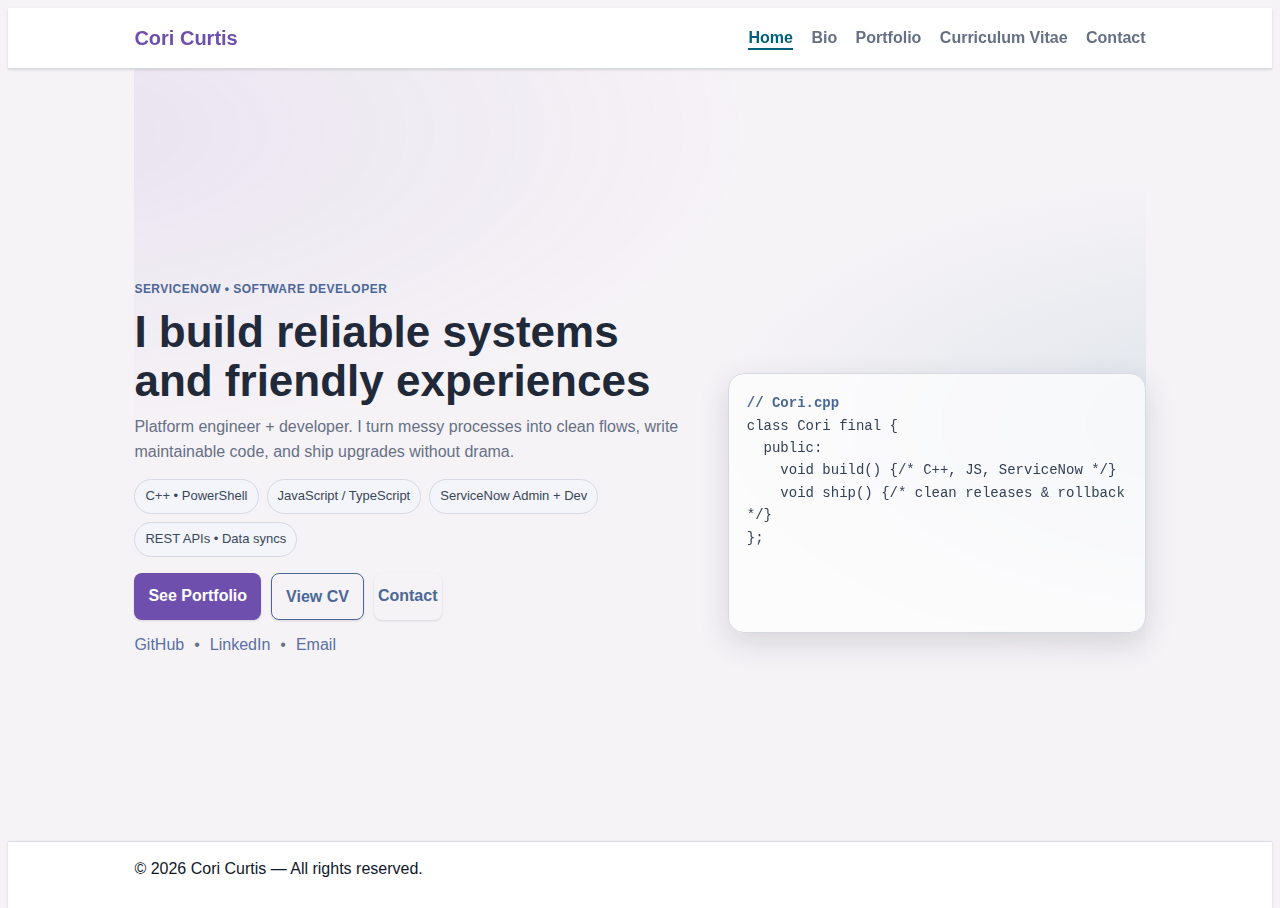
<file: index.html>
<!DOCTYPE html>
<html lang="en">
<head>
  <meta charset="utf-8" />
  <meta name="viewport" content="width=device-width, initial-scale=1" />
  <title>Cori Curtis — Home</title>
  <link rel="stylesheet" href="css/style.css" />
</head>
<body>

  <header class="site-header">
    <div class="container">
      <h1 class="brand">Cori Curtis</h1>
      <nav class="site-nav">
        <a href="index.html" class="active">Home</a>
        <a href="bio.html">Bio</a>
        <a href="portfolio.html">Portfolio</a>
        <a href="cv.html">Curriculum Vitae</a>
        <a href="contact.html">Contact</a>
      </nav>
    </div>
  </header>

  <main class="container home-hero">

    <!-- Left: text -->
    <section class="hero-text">
      <span class="eyebrow">ServiceNow • Software Developer</span>
      <h1 class="hero-title">I build reliable systems and friendly experiences</h1>

      <p class="hero-sub">
        Platform engineer + developer. I turn messy processes into clean flows, write
        maintainable code, and ship upgrades without drama.
      </p>

      <div class="hero-pills">
        <span class="pill">C++ • PowerShell</span>
        <span class="pill">JavaScript / TypeScript</span>
        <span class="pill">ServiceNow Admin + Dev</span>
        <span class="pill">REST APIs • Data syncs</span>
      </div>

      <div class="cta-row">
        <a class="button button-primary" href="portfolio.html">See Portfolio</a>
        <a class="button button-ghost" href="cv.html">View CV</a>
        <a class="button button-link" href="contact.html">Contact</a>
      </div>

      <div class="socials">
        <a href="https://github.com/ccurtis18" aria-label="GitHub">GitHub</a>
        <span>•</span>
        <a href="https://www.linkedin.com/in/corvinna-curtis" aria-label="LinkedIn">LinkedIn</a>
        <span>•</span>
        <a href="mailto:c.wogerman1213@gmail.com" aria-label="Email">Email</a>
      </div>
    </section>

    <!-- Right: visual card (swap image later) -->
    <section class="hero-visual">
      <div class="glass-card">
        <!-- Replace this with an <img> later if you want a headshot -->
        <div class="mock-code">
          <div><b>// Cori.cpp</b></div>
          <div>class Cori final {</div>
          <div>&nbsp;&nbsp;public:</div>
          <div>&nbsp;&nbsp;&nbsp;&nbsp;void build() {/* C++, JS, ServiceNow */}</div>
          <div>&nbsp;&nbsp;&nbsp;&nbsp;void ship() {/* clean releases & rollback */}</div>
          <div>};</div>
        </div>
      </div>
    </section>

  </main>

  <footer class="site-footer">
    <div class="container">
      <p>© <span id="year"></span> Cori Curtis — All rights reserved.</p>
    </div>
  </footer>
  <script>document.getElementById('year').textContent = new Date().getFullYear()</script>
</body>
</html>
</file>
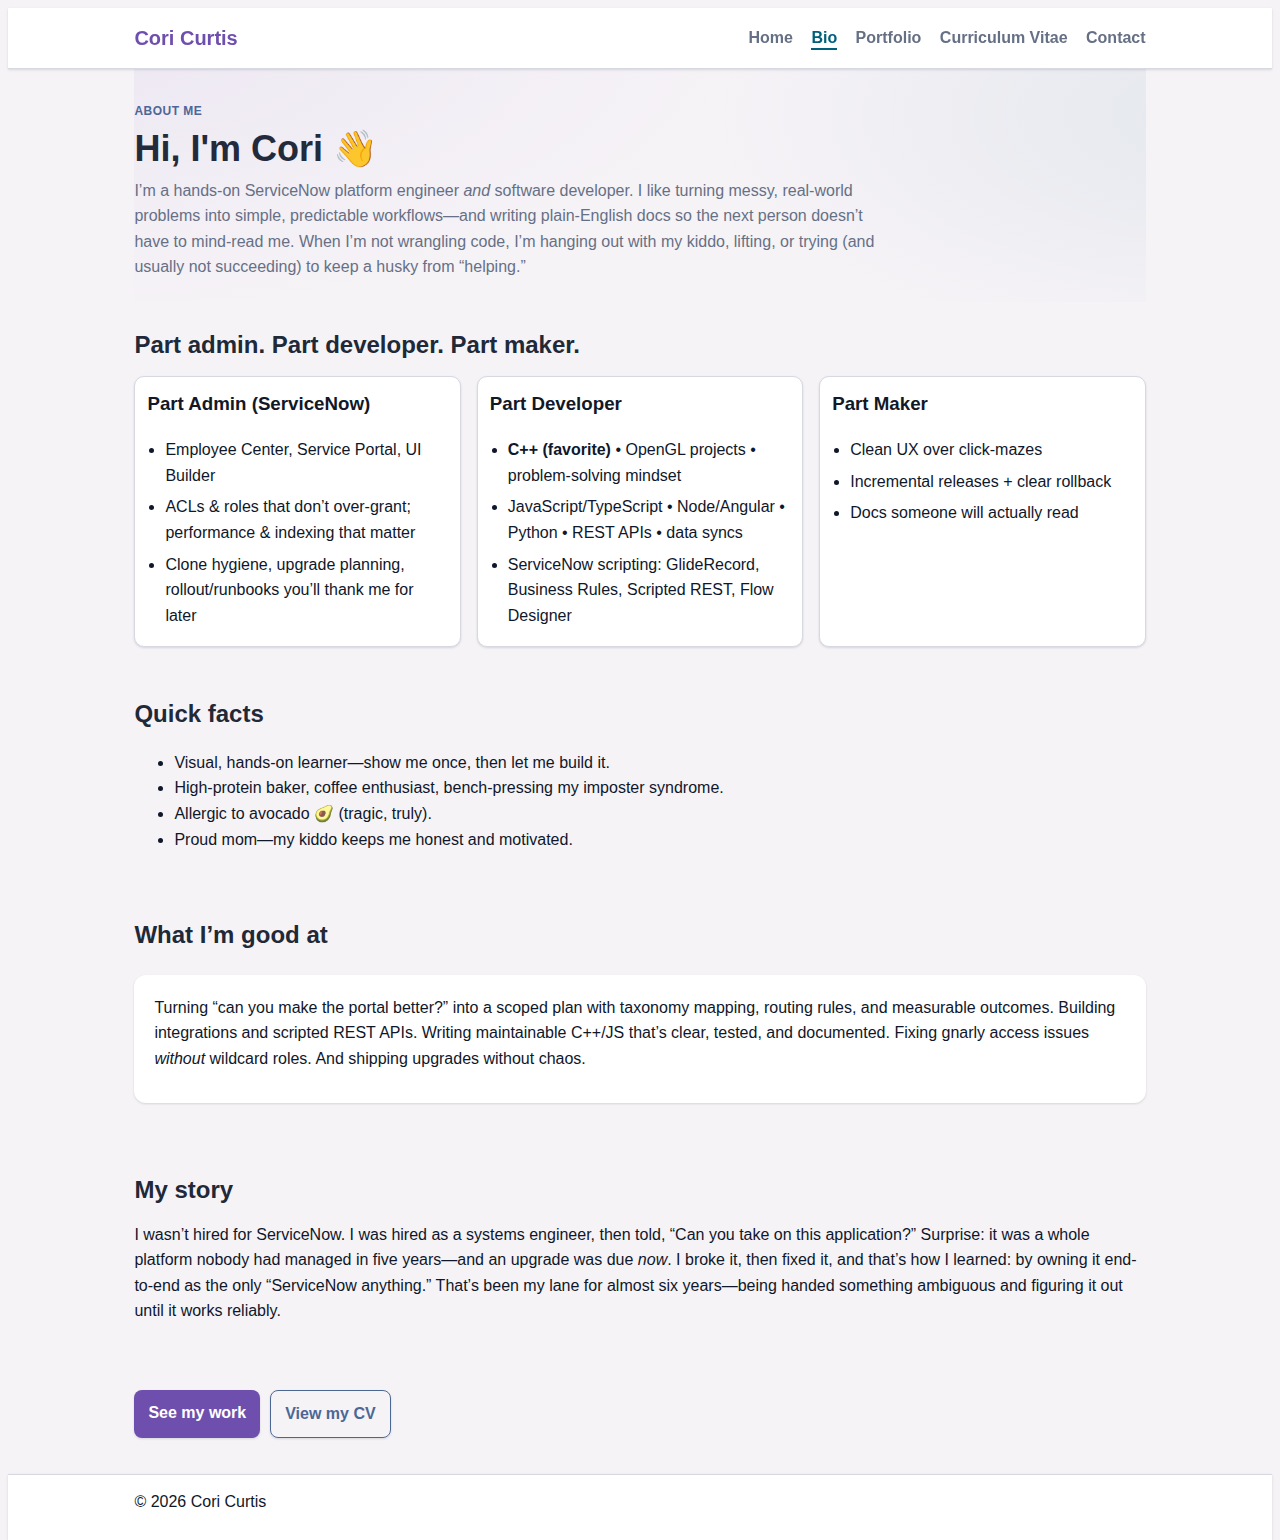
<file: bio.html>
<!DOCTYPE html>
<html lang="en">
<head>
  <meta charset="utf-8" />
  <meta name="viewport" content="width=device-width, initial-scale=1" />
  <title>Cori Curtis — Bio</title>
  <link rel="stylesheet" href="css/style.css" />
</head>
<body>

  <header class="site-header">
    <div class="container">
      <h1 class="brand">Cori Curtis</h1>
      <nav class="site-nav">
        <a href="index.html">Home</a>
        <a href="bio.html" class="active">Bio</a>
        <a href="portfolio.html">Portfolio</a>
        <a href="cv.html">Curriculum Vitae</a>
        <a href="contact.html">Contact</a>
      </nav>
    </div>
  </header>

  <main class="container">

    <!-- Page header (matches the home hero styling) -->
    <section class="page-hero">
      <span class="eyebrow">About me</span>
      <h1 class="page-title">Hi, I'm Cori 👋</h1>
      <p class="lead">
        I’m a hands-on ServiceNow platform engineer <em>and</em> software developer. I like turning messy,
        real-world problems into simple, predictable workflows—and writing plain-English docs so the
        next person doesn’t have to mind-read me. When I’m not wrangling code, I’m hanging out with my
        kiddo, lifting, or trying (and usually not succeeding) to keep a husky from “helping.”
      </p>
    </section>

    <!-- Part admin / dev / maker — equal-height cards -->
    <section class="section">
      <h2>Part admin. Part developer. Part maker.</h2>

      <div class="card-row">
        <div class="block">
          <h3>Part Admin (ServiceNow)</h3>
          <ul>
            <li>Employee Center, Service Portal, UI Builder</li>
            <li>ACLs & roles that don’t over-grant; performance & indexing that matter</li>
            <li>Clone hygiene, upgrade planning, rollout/runbooks you’ll thank me for later</li>
          </ul>
        </div>

        <div class="block">
          <h3>Part Developer</h3>
          <ul>
            <li><strong>C++ (favorite)</strong> • OpenGL projects • problem-solving mindset</li>
            <li>JavaScript/TypeScript • Node/Angular • Python • REST APIs • data syncs</li>
            <li>ServiceNow scripting: GlideRecord, Business Rules, Scripted REST, Flow Designer</li>
          </ul>
        </div>

        <div class="block">
          <h3>Part Maker</h3>
          <ul>
            <li>Clean UX over click-mazes</li>
            <li>Incremental releases + clear rollback</li>
            <li>Docs someone will actually read</li>
          </ul>
        </div>
      </div>
    </section>

    <!-- Quick facts -->
    <section class="section">
      <h2>Quick facts</h2>
      <ul>
        <li>Visual, hands-on learner—show me once, then let me build it.</li>
        <li>High-protein baker, coffee enthusiast, bench-pressing my imposter syndrome.</li>
        <li>Allergic to avocado 🥑 (tragic, truly).</li>
        <li>Proud mom—my kiddo keeps me honest and motivated.</li>
      </ul>
    </section>

    <!-- What I’m good at -->
    <section class="section">
      <h2>What I’m good at</h2>
      <div class="box-2">
        <p>
          Turning “can you make the portal better?” into a scoped plan with taxonomy mapping, routing rules,
          and measurable outcomes. Building integrations and scripted REST APIs. Writing maintainable C++/JS
          that’s clear, tested, and documented. Fixing gnarly access issues <em>without</em> wildcard roles.
          And shipping upgrades without chaos.
        </p>
      </div>
    </section>

    <!-- The not-normal story -->
    <section class="section">
      <h2>My story</h2>
      <p>
        I wasn’t hired for ServiceNow. I was hired as a systems engineer, then told, “Can you take on this application?”
        Surprise: it was a whole platform nobody had managed in five years—and an upgrade was due <em>now</em>.
        I broke it, then fixed it, and that’s how I learned: by owning it end-to-end as the only “ServiceNow anything.”
        That’s been my lane for almost six years—being handed something ambiguous and figuring it out until it works
        reliably.
      </p>
    </section>

    <!-- CTAs -->
    <section class="section">
      <div class="cta-row">
        <a class="button button-primary" href="portfolio.html">See my work</a>
        <a class="button button-ghost" href="cv.html">View my CV</a>
      </div>
    </section>

  </main>

  <footer class="site-footer">
    <div class="container">
      <p>© <span id="year"></span> Cori Curtis</p>
    </div>
  </footer>

  <script>document.getElementById('year').textContent = new Date().getFullYear()</script>
</body>
</html>
</file>
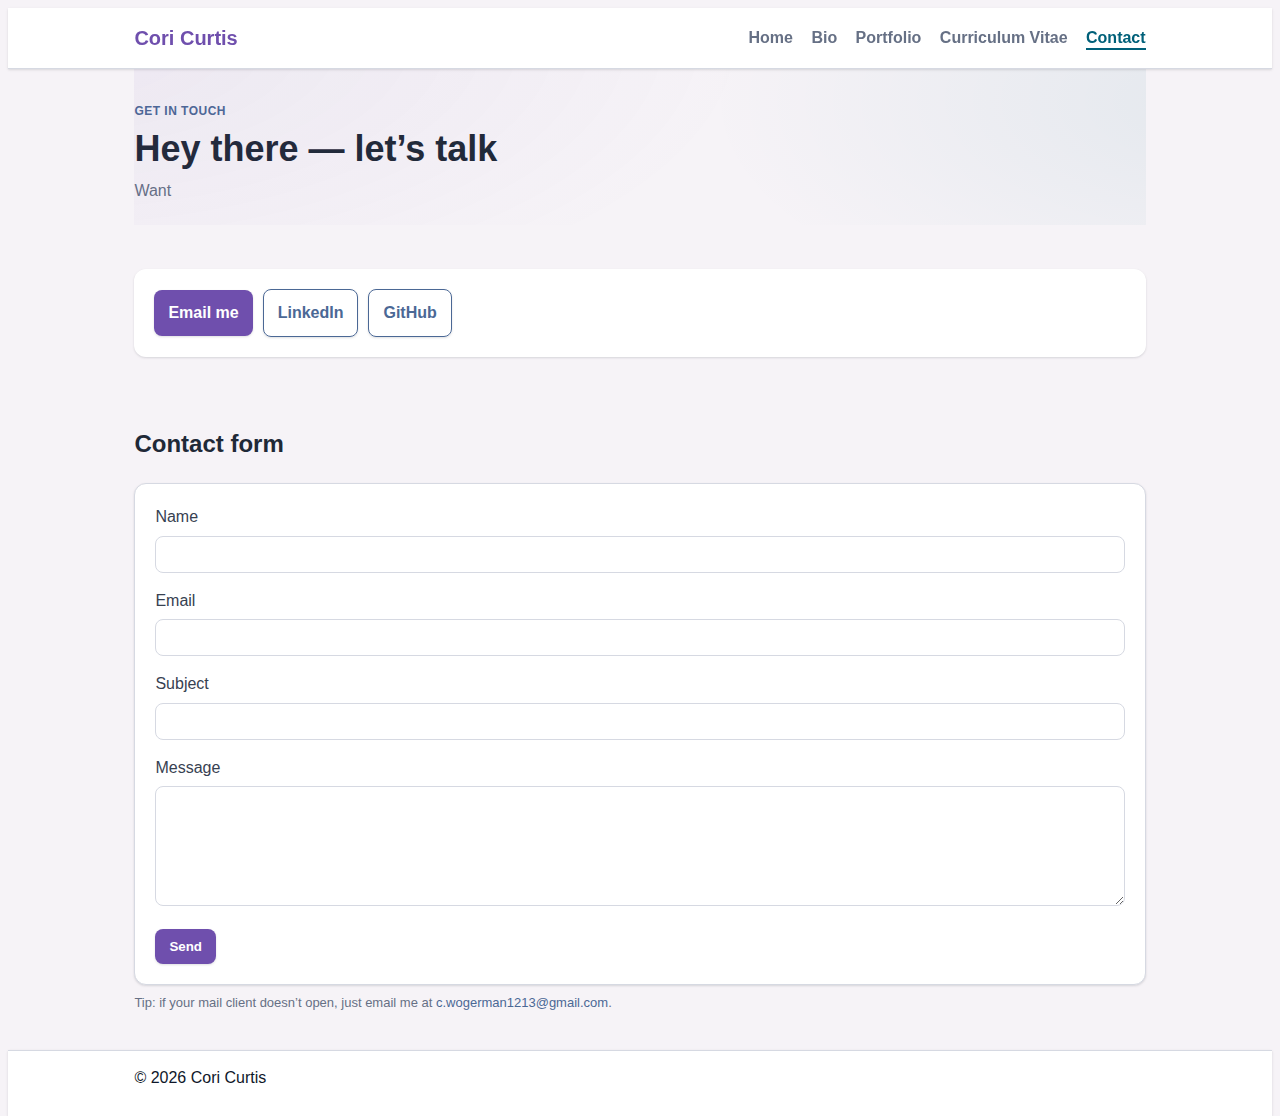
<file: contact.html>
<!DOCTYPE html>
<html lang="en">
<head>
  <meta charset="utf-8" />
  <meta name="viewport" content="width=device-width, initial-scale=1" />
  <title>Cori Curtis — Contact</title>
  <link rel="stylesheet" href="css/style.css" />
</head>
<body>

  <!-- Header -->
  <header class="site-header">
    <div class="container">
      <h1 class="brand">Cori Curtis</h1>
      <nav class="site-nav">
        <a href="index.html">Home</a>
        <a href="bio.html">Bio</a>
        <a href="portfolio.html">Portfolio</a>
        <a href="cv.html">Curriculum Vitae</a>
        <a href="contact.html" class="active">Contact</a>
      </nav>
    </div>
  </header>

  <!-- Main -->
  <main class="container">

    <!-- Typing intro (styled like your other page headers) -->
    <section class="page-hero">
      <span class="eyebrow">Get in touch</span>
      <h1 class="page-title">Hey there — let’s talk</h1>
      <p id="typing-text" class="lead"></p>

      <noscript>
        <p class="lead">
          I’m always happy to chat. Project questions, quick ideas, or just coffee, tacos, and huskies —
          use the form below or email me directly.
        </p>
      </noscript>
    </section>

    <!-- Contact options -->
    <section class="section">
      <div class="box-2" style="display:flex;flex-wrap:wrap;gap:10px;align-items:center">
        <a class="button button-primary" href="mailto:c.wogerman1213@gmail.com">Email me</a>
        <a class="button button-ghost" href="https://www.linkedin.com/in/corvinna-curtis" target="_blank" rel="noreferrer">LinkedIn</a>
        <a class="button button-ghost" href="https://github.com/ccurtis18" target="_blank" rel="noreferrer">GitHub</a>
      </div>
    </section>

    <!-- Contact form -->
    <section class="section">
      <h2>Contact form</h2>
      <!-- Mailto keeps it simple for now; replace action with your backend later -->
      <form class="my-form"
            action="mailto:c.wogerman1213@gmail.com"
            method="post"
            enctype="text/plain">
        <div class="form-group">
          <label for="name">Name</label>
          <input id="name" type="text" name="Name" autocomplete="name" required />
        </div>

        <div class="form-group">
          <label for="email">Email</label>
          <input id="email" type="text" name="Email" autocomplete="email" required />
        </div>

        <div class="form-group">
          <label for="subject">Subject</label>
          <input id="subject" type="text" name="Subject" />
        </div>

        <div class="form-group">
          <label for="message">Message</label>
          <textarea id="message" name="Message" required></textarea>
        </div>

        <input class="button" type="submit" value="Send" />
      </form>
      <p class="muted" style="color:#667085;margin-top:8px;font-size:13px">
        Tip: if your mail client doesn’t open, just email me at <a href="mailto:c.wogerman1213@gmail.com">c.wogerman1213@gmail.com</a>.
      </p>
    </section>

  </main>

  <!-- Footer -->
  <footer class="site-footer">
    <div class="container">
      <p>© <span id="year"></span> Cori Curtis</p>
    </div>
  </footer>

  <!-- Typing animation script -->
  <script>
  // Lines to loop forever
  const lines = [
    "Want help on a project? Send me a message.",
    "Prefer email? c.wogerman1213@gmail.com works great.",
    "Or if you want to chat about coffee ☕, tacos 🌮, or huskies 🐾 — I’m all ears."
  ];

  const el = document.getElementById('typing-text');

  if (el) {
    let i = 0;           // which line
    let j = 0;           // which char
    let typing = true;   // typing or deleting

    const TYPE_SPEED = 100;     // ms per char while typing
    const ERASE_SPEED = 16;    // ms per char while deleting
    const HOLD_FULL = 1100;    // pause when a line is complete
    const HOLD_EMPTY = 420;    // pause when cleared before next line

    function tick() {
      const line = lines[i];

      if (typing) {
        el.textContent = line.slice(0, j + 1);
        j++;
        if (j < line.length) {
          setTimeout(tick, TYPE_SPEED);
        } else {
          typing = false;
          setTimeout(tick, HOLD_FULL);
        }
      } else {
        el.textContent = line.slice(0, j - 1);
        j--;
        if (j > 0) {
          setTimeout(tick, ERASE_SPEED);
        } else {
          typing = true;
          i = (i + 1) % lines.length; // loop to the next line forever
          setTimeout(tick, HOLD_EMPTY);
        }
      }
    }

    setTimeout(tick, 350); // small initial delay
  }

  // footer year
  document.getElementById('year').textContent = new Date().getFullYear();
</script>
</body>
</html>
</file>
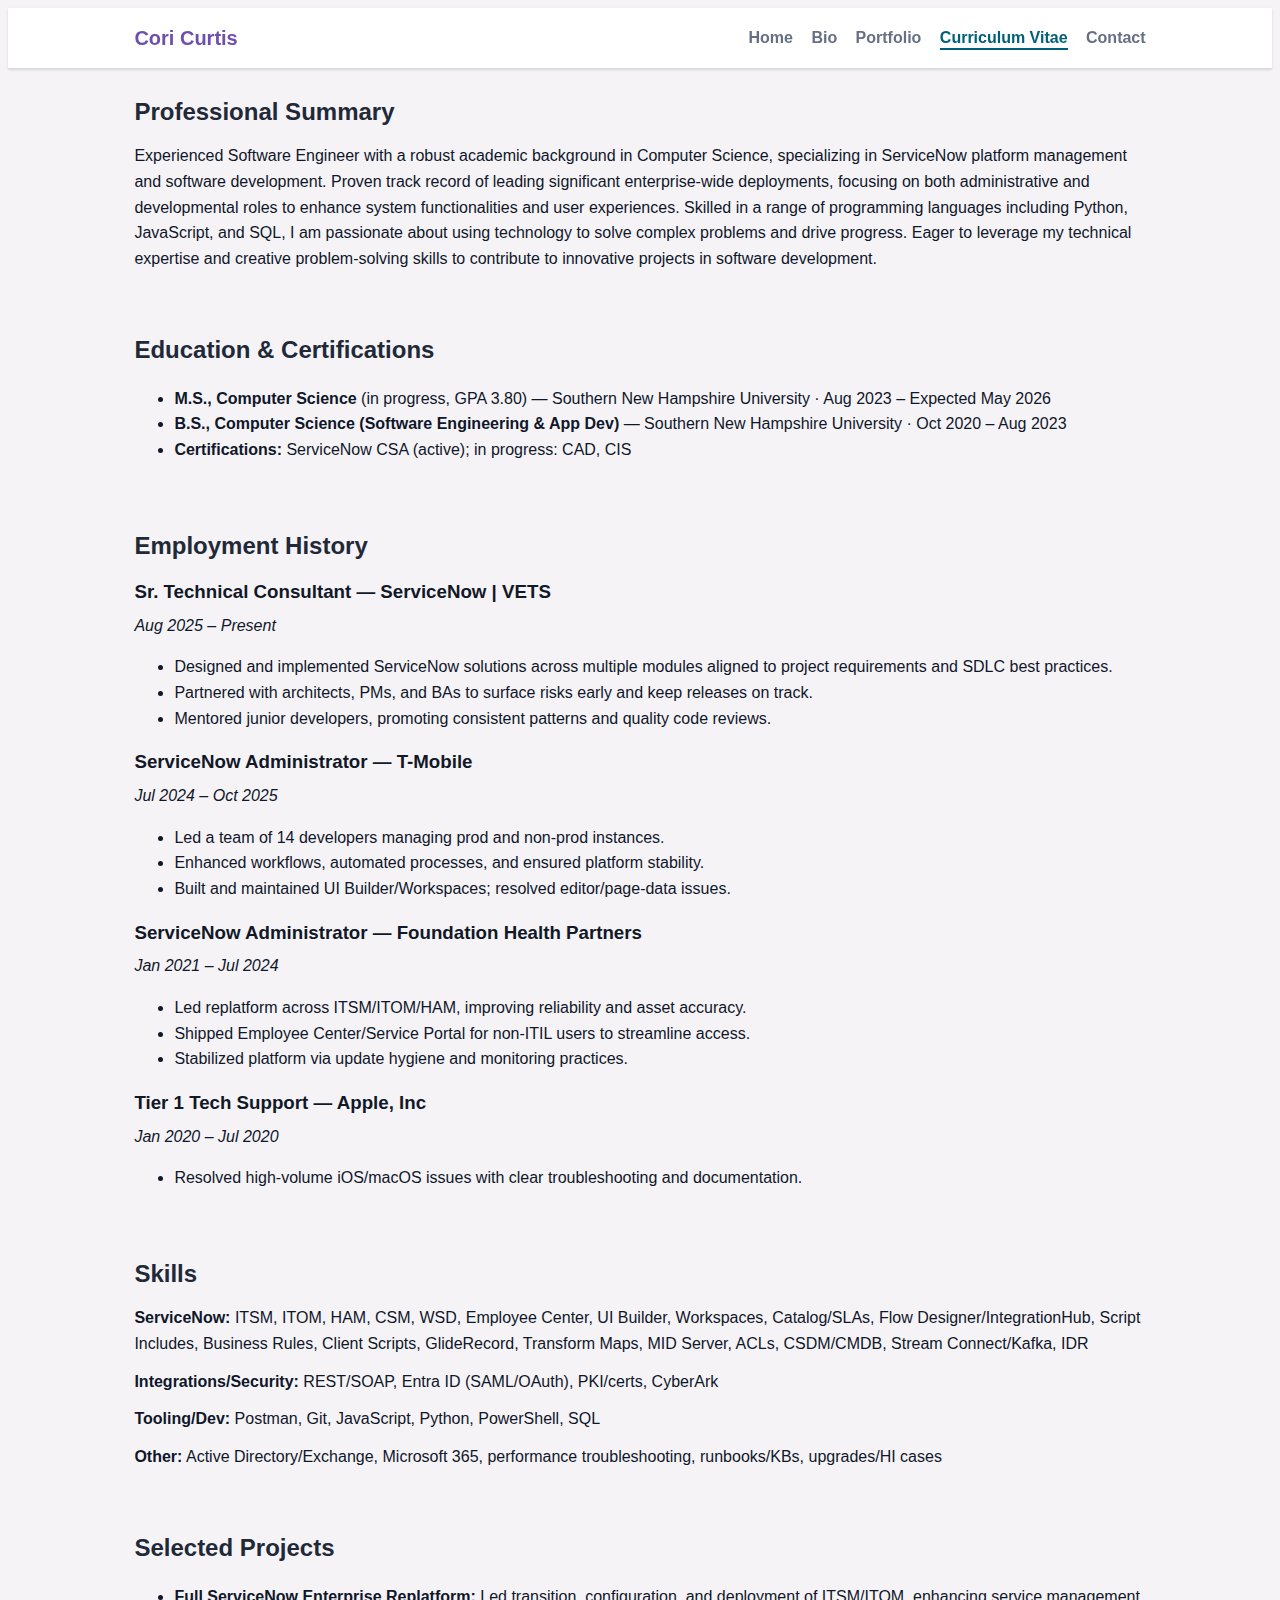
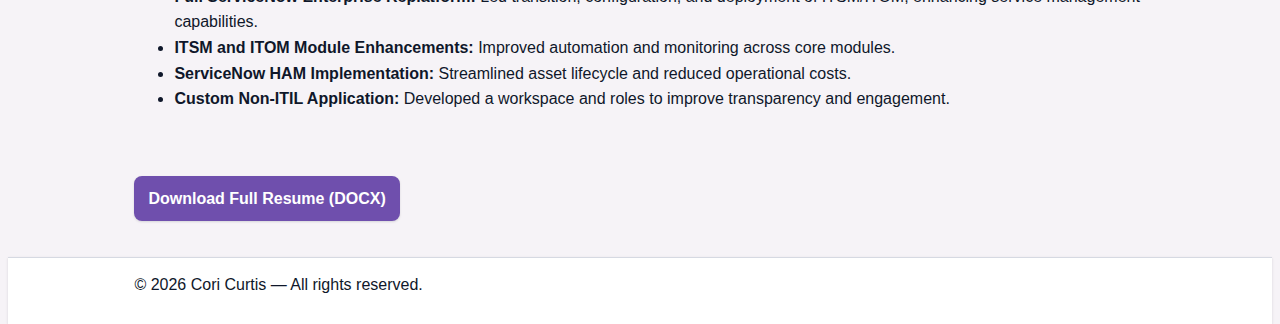
<file: cv.html>
<!DOCTYPE html>
<html lang="en">
<head>
  <meta charset="utf-8" />
  <meta name="viewport" content="width=device-width, initial-scale=1" />
  <title>Cori Curtis — Curriculum Vitae</title>
  <link rel="stylesheet" href="css/style.css" />
</head>
<body>

  <header class="site-header">
    <div class="container">
      <h1 class="brand">Cori Curtis</h1>
      <nav class="site-nav">
        <a href="index.html">Home</a>
        <a href="bio.html">Bio</a>
        <a href="portfolio.html">Portfolio</a>
        <a href="cv.html" class="active">Curriculum Vitae</a>
        <a href="contact.html">Contact</a>
      </nav>
    </div>
  </header>

  <main class="container">

    <!-- LinkedIn-style Bio / Professional Summary -->
    <section class="section">
      <h2>Professional Summary</h2>
      <p>
        Experienced Software Engineer with a robust academic background in Computer Science,
        specializing in ServiceNow platform management and software development. Proven track
        record of leading significant enterprise-wide deployments, focusing on both administrative
        and developmental roles to enhance system functionalities and user experiences. Skilled in
        a range of programming languages including Python, JavaScript, and SQL, I am passionate
        about using technology to solve complex problems and drive progress. Eager to leverage my
        technical expertise and creative problem-solving skills to contribute to innovative
        projects in software development.
      </p>
    </section>

    <!-- Education & Certifications -->
    <section class="section">
      <h2>Education & Certifications</h2>
      <ul>
        <li><strong>M.S., Computer Science</strong> (in progress, GPA 3.80) —
            Southern New Hampshire University · Aug 2023 – Expected May 2026</li>
        <li><strong>B.S., Computer Science (Software Engineering & App Dev)</strong> —
            Southern New Hampshire University · Oct 2020 – Aug 2023</li>
        <li><strong>Certifications:</strong> ServiceNow CSA (active); in progress: CAD, CIS</li>
      </ul>
    </section>

    <!-- Employment History -->
    <section class="section">
      <h2>Employment History</h2>

      <h3>Sr. Technical Consultant — ServiceNow | VETS</h3>
      <p><em>Aug 2025 – Present</em></p>
      <ul>
        <li>Designed and implemented ServiceNow solutions across multiple modules aligned to project requirements and SDLC best practices.</li>
        <li>Partnered with architects, PMs, and BAs to surface risks early and keep releases on track.</li>
        <li>Mentored junior developers, promoting consistent patterns and quality code reviews.</li>
      </ul>

      <h3>ServiceNow Administrator — T-Mobile</h3>
      <p><em>Jul 2024 – Oct 2025</em></p>
      <ul>
        <li>Led a team of 14 developers managing prod and non-prod instances.</li>
        <li>Enhanced workflows, automated processes, and ensured platform stability.</li>
        <li>Built and maintained UI Builder/Workspaces; resolved editor/page-data issues.</li>
      </ul>

      <h3>ServiceNow Administrator — Foundation Health Partners</h3>
      <p><em>Jan 2021 – Jul 2024</em></p>
      <ul>
        <li>Led replatform across ITSM/ITOM/HAM, improving reliability and asset accuracy.</li>
        <li>Shipped Employee Center/Service Portal for non-ITIL users to streamline access.</li>
        <li>Stabilized platform via update hygiene and monitoring practices.</li>
      </ul>

      <h3>Tier 1 Tech Support — Apple, Inc</h3>
      <p><em>Jan 2020 – Jul 2020</em></p>
      <ul>
        <li>Resolved high-volume iOS/macOS issues with clear troubleshooting and documentation.</li>
      </ul>
    </section>

    <!-- Skills -->
    <section class="section">
      <h2>Skills</h2>
      <p><strong>ServiceNow:</strong> ITSM, ITOM, HAM, CSM, WSD, Employee Center, UI Builder, Workspaces, Catalog/SLAs, Flow Designer/IntegrationHub, Script Includes, Business Rules, Client Scripts, GlideRecord, Transform Maps, MID Server, ACLs, CSDM/CMDB, Stream Connect/Kafka, IDR</p>
      <p><strong>Integrations/Security:</strong> REST/SOAP, Entra ID (SAML/OAuth), PKI/certs, CyberArk</p>
      <p><strong>Tooling/Dev:</strong> Postman, Git, JavaScript, Python, PowerShell, SQL</p>
      <p><strong>Other:</strong> Active Directory/Exchange, Microsoft 365, performance troubleshooting, runbooks/KBs, upgrades/HI cases</p>
    </section>

    <!-- Selected Projects -->
    <section class="section">
      <h2>Selected Projects</h2>
      <ul>
        <li><strong>Full ServiceNow Enterprise Replatform:</strong> Led transition, configuration, and deployment of ITSM/ITOM, enhancing service management capabilities.</li>
        <li><strong>ITSM and ITOM Module Enhancements:</strong> Improved automation and monitoring across core modules.</li>
        <li><strong>ServiceNow HAM Implementation:</strong> Streamlined asset lifecycle and reduced operational costs.</li>
        <li><strong>Custom Non-ITIL Application:</strong> Developed a workspace and roles to improve transparency and engagement.</li>
      </ul>
    </section>

    <!-- Resume Download -->
    <section class="section">
      <p><a class="button" href="Corvinna,Curtis Resume.docx" target="_blank">Download Full Resume (DOCX)</a></p>
    </section>

  </main>

  <footer class="site-footer">
    <div class="container">
      <p>© <span id="year"></span> Cori Curtis — All rights reserved.</p>
    </div>
  </footer>
  <script>document.getElementById('year').textContent = new Date().getFullYear()</script>
</body>
</html>
</file>
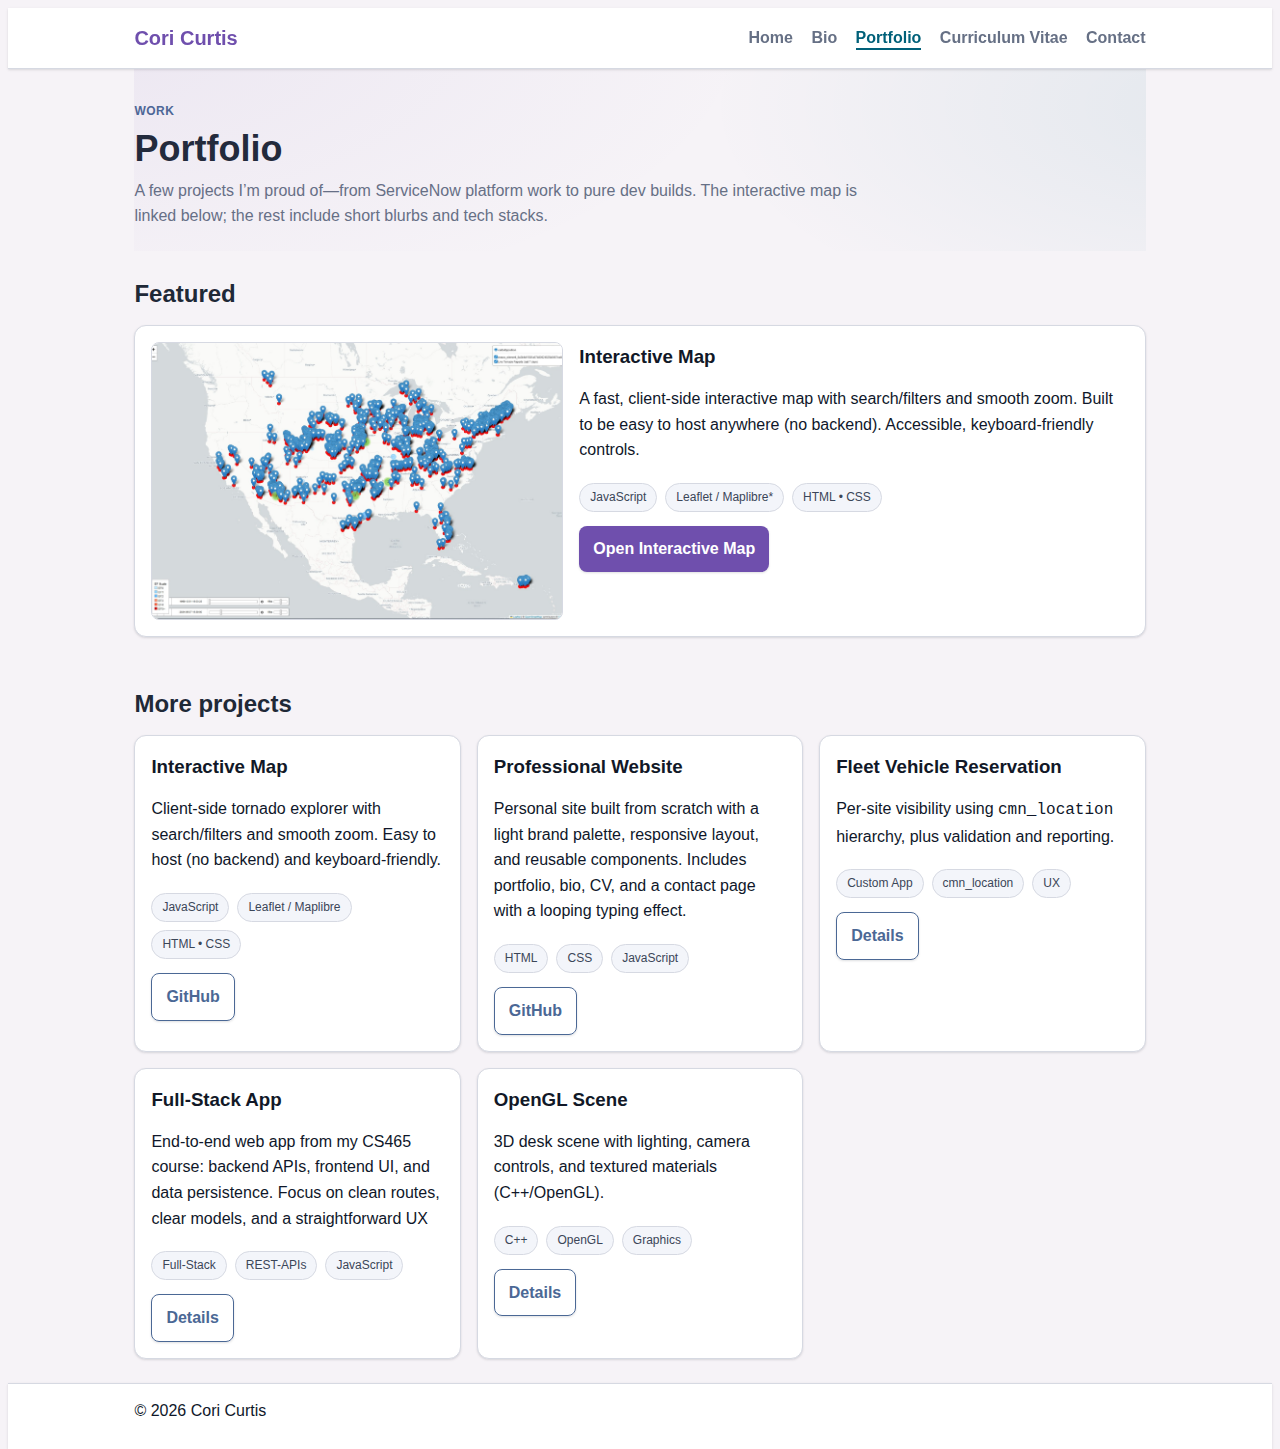
<file: portfolio.html>
<!DOCTYPE html>
<html lang="en">
<head>
  <meta charset="utf-8" />
  <meta name="viewport" content="width=device-width, initial-scale=1" />
  <title>Cori Curtis — Portfolio</title>
  <link rel="stylesheet" href="css/style.css" />
</head>
<body>

  <header class="site-header">
    <div class="container">
      <h1 class="brand">Cori Curtis</h1>
      <nav class="site-nav">
        <a href="index.html">Home</a>
        <a href="bio.html">Bio</a>
        <a href="portfolio.html" class="active">Portfolio</a>
        <a href="cv.html">Curriculum Vitae</a>
        <a href="contact.html">Contact</a>
      </nav>
    </div>
  </header>

  <main class="container">

    <!-- Page header (matches home/bio style) -->
    <section class="page-hero">
      <span class="eyebrow">Work</span>
      <h1 class="page-title">Portfolio</h1>
      <p class="lead">
        A few projects I’m proud of—from ServiceNow platform work to pure dev builds.
        The interactive map is linked below; the rest include short blurbs and tech stacks.
      </p>
    </section>

    <!-- Featured: Interactive Map -->
    <section class="section">
      <h2>Featured</h2>
      <article class="proj-card featured">
        <div class="proj-media">
          <!-- Replace with your real thumbnail -->
          <img src="images/interactive-map-thumb.jpg" alt="Screenshot of the interactive map project" />
        </div>
        <div class="proj-body">
          <h3>Interactive Map</h3>
          <p>
            A fast, client-side interactive map with search/filters and smooth zoom.
            Built to be easy to host anywhere (no backend). Accessible, keyboard-friendly controls.
          </p>
          <div class="proj-tags">
            <span class="pill">JavaScript</span>
            <span class="pill">Leaflet / Maplibre*</span>
            <span class="pill">HTML • CSS</span>
          </div>
          <div class="proj-actions">
            <!-- POINT THIS TO YOUR MAP -->
            <a class="button button-primary" href="interactive-map/tornado_map.html" target="_blank" rel="noreferrer">Open Interactive Map</a>
            <!-- Optional case-study page later -->
            <!-- <a class="button button-ghost" href="case-studies/interactive-map.html">Read case study</a> -->
          </div>
          <p class="muted" style="margin-top:6px;font-size:13px">
          </p>
        </div>
      </article>
    </section>

    <!-- More projects -->
    <section class="section">
      <h2>More projects</h2>

      <div class="proj-grid">
        <article class="proj-card">
          <div class="proj-body">
            <h3>Interactive Map</h3>
            <p>Client-side tornado explorer with search/filters and smooth zoom. Easy to host (no backend) and keyboard-friendly.</p>
            <div class="proj-tags">
              <span class="pill">JavaScript</span>
              <span class="pill">Leaflet / Maplibre</span>
              <span class="pill">HTML • CSS</span>
            </div>
            <div class="proj-actions">
            <a class="button button-ghost"
              href="https://github.com/ccurtis18/tornado-explorer"
              target="_blank" rel="noreferrer">GitHub</a>
            </div>
          </div>
        </article>

        <article class="proj-card">
          <div class="proj-body">
            <h3>Professional Website</h3>
            <p>Personal site built from scratch with a light brand palette, responsive layout, and reusable components. Includes portfolio, bio, CV, and a contact page with a looping typing effect.
            </p>
            <div class="proj-tags">
              <span class="pill">HTML</span>
              <span class="pill">CSS</span>
              <span class="pill">JavaScript</span>
            </div>
            <div class="proj-actions">
              <a class="button button-ghost" 
              href="https://github.com/ccurtis18/Professional-Website"
              target="_blank" rel="noreferrer">GitHub</a>
            </div>
          </div>
        </article>

        <article class="proj-card">
          <div class="proj-body">
            <h3>Fleet Vehicle Reservation</h3>
            <p>Per-site visibility using <code>cmn_location</code> hierarchy, plus validation and reporting.</p>
            <div class="proj-tags">
              <span class="pill">Custom App</span>
              <span class="pill">cmn_location</span>
              <span class="pill">UX</span>
            </div>
            <div class="proj-actions">
              <a class="button button-ghost" href="#" aria-disabled="true">Details</a>
            </div>
          </div>
        </article>

        <article class="proj-card">
          <div class="proj-body">
            <h3>Full-Stack App</h3>
            <p>
              End-to-end web app from my CS465 course: backend APIs, frontend UI, and data persistence.
              Focus on clean routes, clear models, and a straightforward UX
            </p>
            <div class="proj-tags">
              <span class="pill">Full-Stack</span>
              <span class="pill">REST-APIs</span>
              <span class="pill">JavaScript</span>
            </div>
            <div class="proj-actions">
              <a class="button button-ghost" 
              href="https://github.com/ccurtis18/CS465-fullstack"
              target="_blank" rel="noreferrer">
              Details
              </a>
            </div>
          </div>
        </article>

        <article class="proj-card">
          <div class="proj-body">
            <h3>OpenGL Scene</h3>
            <p>3D desk scene with lighting, camera controls, and textured materials (C++/OpenGL).</p>
            <div class="proj-tags">
              <span class="pill">C++</span>
              <span class="pill">OpenGL</span>
              <span class="pill">Graphics</span>
            </div>
            <div class="proj-actions">
              <a class="button button-ghost" 
              href="https://github.com/ccurtis18/CS330---Comp-Graphic-and-Visualization"
              target="_blank" rel="noreferrer">
              Details
              </a>
            </div>
          </div>
        </article>
      </div>
    </section>

  </main>

  <footer class="site-footer">
    <div class="container">
      <p>© <span id="year"></span> Cori Curtis</p>
    </div>
  </footer>

  <script>document.getElementById('year').textContent = new Date().getFullYear()</script>
</body>
</html>
</file>
<file: css/style.css>
/* Base — Cori palette (LIGHT THEME) */
:root{
  /* core brand swatches */
  --charcoal: #006079;
  --sapphire: #4B6895;
  --iris:     #6F4FAD;
  --wisteria: #9BA2C9;
  --lilac:    #BFA5C2;

  /* theme tokens */
  --bg: #F6F3F7;          /* page background (pale lilac) */
  --card: #ffffff;        /* card/box background */
  --text: #0f172a;        /* main text (very dark slate) */
  --muted: #667085;       /* secondary text */
  --brand: var(--iris);   /* primary accent (headings/buttons) */
  --accent: var(--sapphire);
  --border: #d6d9e2;      /* light border */
  --link: var(--sapphire);
  --link-hover: var(--charcoal);
  --shadow: 0 1px 2px rgba(16,24,40,.06), 0 1px 3px rgba(16,24,40,.08);
}

* { box-sizing: border-box; }

html, body { height: 100%; }          /* allow full-height layout */

body{
  display: flex;                      /* make the page a flex column */
  flex-direction: column;
  min-height: 100vh;                  /* full viewport height */
  background-color: var(--bg);
  color: var(--text);
  font-family: Arial, Helvetica, sans-serif;
  font-size: 16px;
  line-height: 1.6;
}

/* make the main content take up remaining space */
main { flex: 1 0 auto; }

/* Layout helpers */
.container{
  width: 80%;
  max-width: 1100px;
  margin: 0 auto;
}
.clr{ clear: both; }

/* Header & Footer */
.site-header{
  position: sticky;
  top: 0;
  z-index: 10;
  background: #fff;
  border-bottom: 1px solid var(--border);
  box-shadow: var(--shadow);
}

.brand{ margin: 0; font-size: 20px; }

.site-nav a{
  color: var(--muted);
  margin-left: 14px;
  text-decoration: none;
  font-weight: 600;
}

.site-nav a:hover{ color: var(--link-hover); }

.site-header .container,
.site-footer .container{
  display: flex;
  align-items: center;
  justify-content: space-between;
  padding: 14px 0;
}

/* footer sits at the end automatically */
.site-footer{
  margin-top: auto;                   /* push footer to bottom */
  border-top: 1px solid var(--border);
  color: var(--muted);
  background: #fff;
  width: 100%;
  box-shadow: var(--shadow);
}

/* Typography */
h1{ color: var(--brand); }
h2{ margin: 0 0 8px; color: #1f2937; }
h3{ margin: 0 0 6px; color: #111827; }
p{ margin: 0 0 12px; color: var(--text); }

/* Links */
a{
  text-decoration: none;
  color: var(--link);
}
a:hover{ color: var(--link-hover); }

/* Buttons */
.button{
  background-color: var(--brand);
  color: #fff;
  padding: 10px 14px;
  border: none;
  border-radius: 8px;
  display: inline-block;
  font-weight: 700;
  cursor: pointer;
  box-shadow: var(--shadow);
}
.button:hover{ background-color: var(--accent); }

/* Content boxes (used on inner pages) */
.box-1{
  background-color: var(--card);
  color: var(--text);
  padding: 20px;
  border-radius: 12px;
  margin-top: 20px;
  box-shadow: var(--shadow);
}
.box-1 h1{
  font-family: Tahoma, sans-serif;
  font-weight: 800;
  font-style: italic;
}
.box-2 h1{
  font-family: Tahoma, sans-serif;
  font-weight: 800;
  font-style: italic;
}
.box-2{
  padding: 20px;
  margin: 20px 0;
  background: var(--card);
  border-radius: 12px;
  box-shadow: var(--shadow);
}

/* Categories (example component) */
.categories{
  border: 1px solid var(--border);
  padding: 14px;
  border-radius: 12px;
  background: #fafbff;
  box-shadow: var(--shadow);
}
.categories h2{ text-align: center; }
.categories ul{
  list-style: none;
  padding-left: 0;
  margin: 8px 0 0;
}
.categories li{
  padding: 8px 0;
  border-bottom: 1px dotted var(--border);
}
.categories li:last-child{ border-bottom: none; }

/* Form */
.my-form{
  padding: 20px;
  background: var(--card);
  border: 1px solid var(--border);
  border-radius: 12px;
  margin-top: 20px;
  box-shadow: var(--shadow);
}
.my-form .form-group{ padding-bottom: 15px; }
.my-form label{ display: block; margin-bottom: 6px; color: #374151; }
.my-form input[type="text"],
.my-form textarea{
  padding: 10px;
  width: 100%;
  border: 1px solid var(--border);
  border-radius: 8px;
  background: #fff;
  color: #111827;
}
.my-form textarea{ min-height: 120px; resize: vertical; }
.my-form input[type="submit"]{
  background-color: var(--brand);
  color:#fff;
  padding:10px 14px;
  border: none;
  border-radius: 8px;
  box-shadow: var(--shadow);
}
.my-form input[type="submit"]:hover{ background-color: var(--accent); }

/* Three-column blocks (used on bio/portfolio) */
.block{
  float: left;
  width: 33.333%;
  border: 1px solid var(--border);
  padding: 12px;
  box-sizing: border-box;
  background: var(--card);
  border-radius: 10px;
  margin-top: 16px;
  box-shadow: var(--shadow);
}
/* Responsive: stack columns on small screens */
@media (max-width: 800px){
  .container{ width: 90%; }
  .block{
    float: none;
    width: 100%;
  }
  .site-header .container,
  .site-footer .container{
    flex-direction: column;
    align-items: flex-start;
    gap: 8px;
  }
}

/* Keep nav items on the right side of the header */
.site-header .container{ justify-content: space-between; }
.site-nav{ margin-left: auto; }

/* Active nav underline */
.site-nav a.active{
  color: var(--link-hover);
  border-bottom: 2px solid var(--charcoal);
  padding-bottom: 2px;
}

/* Quick equal-height look for cards */
.section .block{ min-height: 270px; }

/* ===== Home hero ===== */
.home-hero{
  display: grid;
  grid-template-columns: 1.15fr .85fr;
  gap: 28px;
  padding: 36px 0 20px;
  position: relative;
}
/* brand-tinted accents behind hero */
.home-hero::before{
  content:"";
  position:absolute; inset:0;
  background:
    radial-gradient(1200px 500px at -10% -20%, rgba(111,79,173,.10), transparent 60%),  /* iris */
    radial-gradient(900px 400px at 110% 30%,  rgba(0,96,121,.10),  transparent 60%);   /* charcoal */
  pointer-events:none;
}

.hero-text .eyebrow{
  display:inline-block;
  color: var(--accent);
  font-weight: 700;
  letter-spacing: .04em;
  margin-bottom: 8px;
  text-transform: uppercase;
  font-size: 12px;
}
.hero-title{
  margin: 0 0 8px;
  font-size: clamp(28px, 4vw, 44px);
  line-height: 1.12;
  color: #1f2937;                  /* dark for contrast on light bg */
}
.hero-sub{
  color: var(--muted);
  max-width: 640px;
  margin: 0 0 14px;
}

.hero-pills{
  display:flex; flex-wrap:wrap; gap:8px; margin: 10px 0 16px;
}
.pill{
  background: #f3f5fa;
  border: 1px solid var(--border);
  color: #3b4658;
  padding: 6px 10px;
  border-radius: 999px;
  font-size: 13px;
}

.cta-row{ display:flex; flex-wrap:wrap; gap:10px; margin: 2px 0 12px; }
.button-primary{ background: var(--brand); color:#fff; }
.button-primary:hover{ background: var(--accent); }
.button-ghost{ background: transparent; color: var(--link); border: 1px solid var(--link); }
.button-ghost:hover{ color: var(--link-hover); border-color: var(--link-hover); }
.button-link{ background: transparent; color: var(--link); padding: 10px 4px; }
.button-link:hover{ color: var(--link-hover); background: transparent; }

.socials{ color: var(--muted); display:flex; gap:10px; align-items:center; }
.socials a{ color:#5a6fa3; }
.socials a:hover{ color: var(--link-hover); }

/* Right side visual */
.hero-visual{ display:flex; align-items:center; justify-content:center; }
.glass-card{
  width: 100%;
  min-height: 260px;
  background: rgba(255,255,255,.70);
  border: 1px solid var(--border);
  border-radius: 16px;
  box-shadow: 0 10px 30px rgba(31,41,55,.15);
  backdrop-filter: blur(6px);
  padding: 18px;
}
.mock-code{
  font-family: Consolas, Menlo, Monaco, 'Courier New', monospace;
  font-size: 14px; line-height: 1.6;
  color: #334155;     /* slate-700 for contrast on light glass */
}
.mock-code b{ color: var(--accent); }

/* Make it great on phones */
@media (max-width: 900px){
  .home-hero{ grid-template-columns: 1fr; }
  .hero-visual{ order: -1; } /* move visual above text on small screens */
}

/* ===== Bio page: match home look + spacing ===== */

/* Top header for Bio, styled like the home hero but lighter */
.page-hero{
  position: relative;
  padding: 28px 0 10px;
}
.page-hero::before{
  content:"";
  position:absolute; inset:0;
  background:
    radial-gradient(1200px 500px at -10% -20%, rgba(111,79,173,.08), transparent 60%), /* iris */
    radial-gradient(900px 400px at 110% 20%,  rgba(0,96,121,.08),  transparent 60%);  /* charcoal */
  pointer-events:none;
}
.page-hero .eyebrow{
  display:inline-block;
  color: var(--accent);
  font-weight: 700;
  letter-spacing: .04em;
  margin-bottom: 8px;
  text-transform: uppercase;
  font-size: 12px;
}
.page-hero .page-title{
  margin: 0 0 8px;
  font-size: clamp(26px, 3.4vw, 36px);
  line-height: 1.12;
  color: #1f2937;
}
.page-hero .lead{
  color: var(--muted);
  max-width: 760px;
}

/* Section spacing (consistent rhythm) */
.section{ padding: 24px 0; }
.section h2{ margin: 0 0 12px; color:#1f2937; }

/* Equal-height cards row (no weird floats) */
.card-row{
  display: flex;
  gap: 16px;
  align-items: stretch;
  flex-wrap: wrap;
}
.card-row .block{
  float: none;               /* override old float layout */
  flex: 1 1 280px;
  margin-top: 0;             /* gap handles spacing */
  display: flex;
  flex-direction: column;
  min-height: auto;          /* override old min-height if present */
}

/* Tighter, cleaner list spacing */
.block ul{ margin: 6px 0 0; padding-left: 18px; }
.block li{ margin: 6px 0; }

/* Buttons row spacing */
.section .cta-row{ margin-top: 6px; }

/* Mobile tweaks */
@media (max-width: 900px){
  .page-hero{ padding: 20px 0 8px; }
}

/* ===== Portfolio layout ===== */
.proj-grid{
  display:grid;
  grid-template-columns: repeat(3, 1fr);
  gap: 16px;
}
@media (max-width: 1000px){
  .proj-grid{ grid-template-columns: repeat(2, 1fr); }
}
@media (max-width: 640px){
  .proj-grid{ grid-template-columns: 1fr; }
}

.proj-card{
  background: var(--card);
  border: 1px solid var(--border);
  border-radius: 12px;
  box-shadow: var(--shadow);
  display: flex;
  flex-direction: column;
  overflow: hidden;
}

.proj-card .proj-body{
  padding: 16px;
  display:flex;
  flex-direction: column;
  gap: 8px;
}

.proj-card .proj-actions{
  margin-top: 6px;
  display:flex;
  gap:10px;
  flex-wrap: wrap;
}

.proj-card .proj-tags{
  display:flex; flex-wrap:wrap; gap:8px;
}

.proj-card .pill{
  background: #f3f5fa;
  border: 1px solid var(--border);
  color: #3b4658;
  padding: 4px 10px;
  border-radius: 999px;
  font-size: 12px;
}

/* Featured card with media preview */
.proj-card.featured{
  display:grid;
  grid-template-columns: 1.2fr 1.6fr;
  gap: 16px;
  padding: 16px;
}
.proj-card.featured .proj-media img{
  width: 100%;
  height: 100%;
  object-fit: cover;
  border-radius: 8px;
  border: 1px solid var(--border);
}
.proj-card.featured .proj-body{
  padding: 0;
}
@media (max-width: 900px){
  .proj-card.featured{
    grid-template-columns: 1fr;
  }
}

/* === Shift the entire home hero down, keep current offset === */
:root{ --hero-shift: 80px; }  /* tweak 40–140px to taste */

.home-hero{
  /* add extra space above and a bit below */
  padding-top: calc(clamp(72px, 14vh, 140px) + var(--hero-shift));
  padding-bottom: calc(clamp(48px, 10vh, 120px) + var(--hero-shift) / 4);
}

/* keep gradients visually balanced after the shift (optional) */
.home-hero::before{
  background:
    radial-gradient(1200px 520px at -10% 8%,  rgba(111,79,173,.10), transparent 60%),
    radial-gradient(900px 420px  at 110% 46%, rgba(0,96,121,.10),  transparent 60%);
}

/* mobile: smaller shift so content doesn't start too low */
@media (max-width: 900px){
  :root{ --hero-shift: 32px; }
}
</file>
